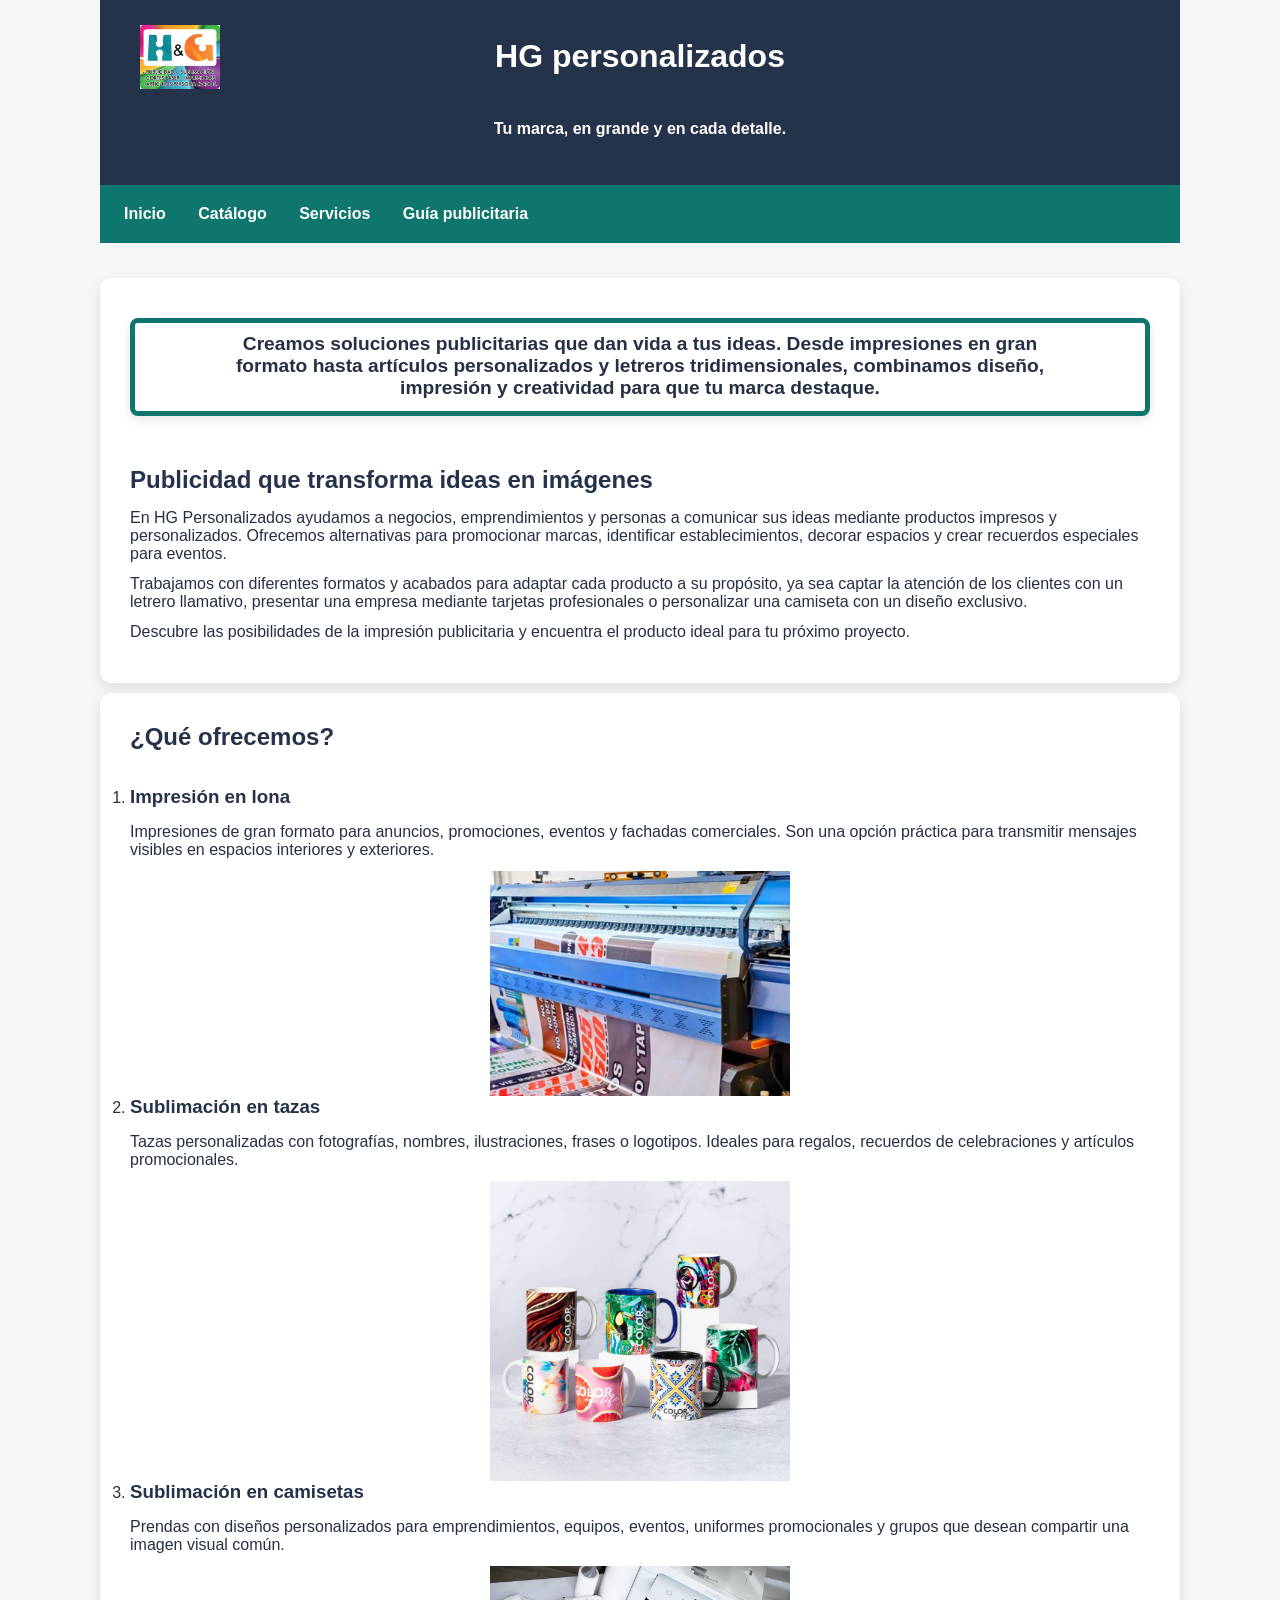
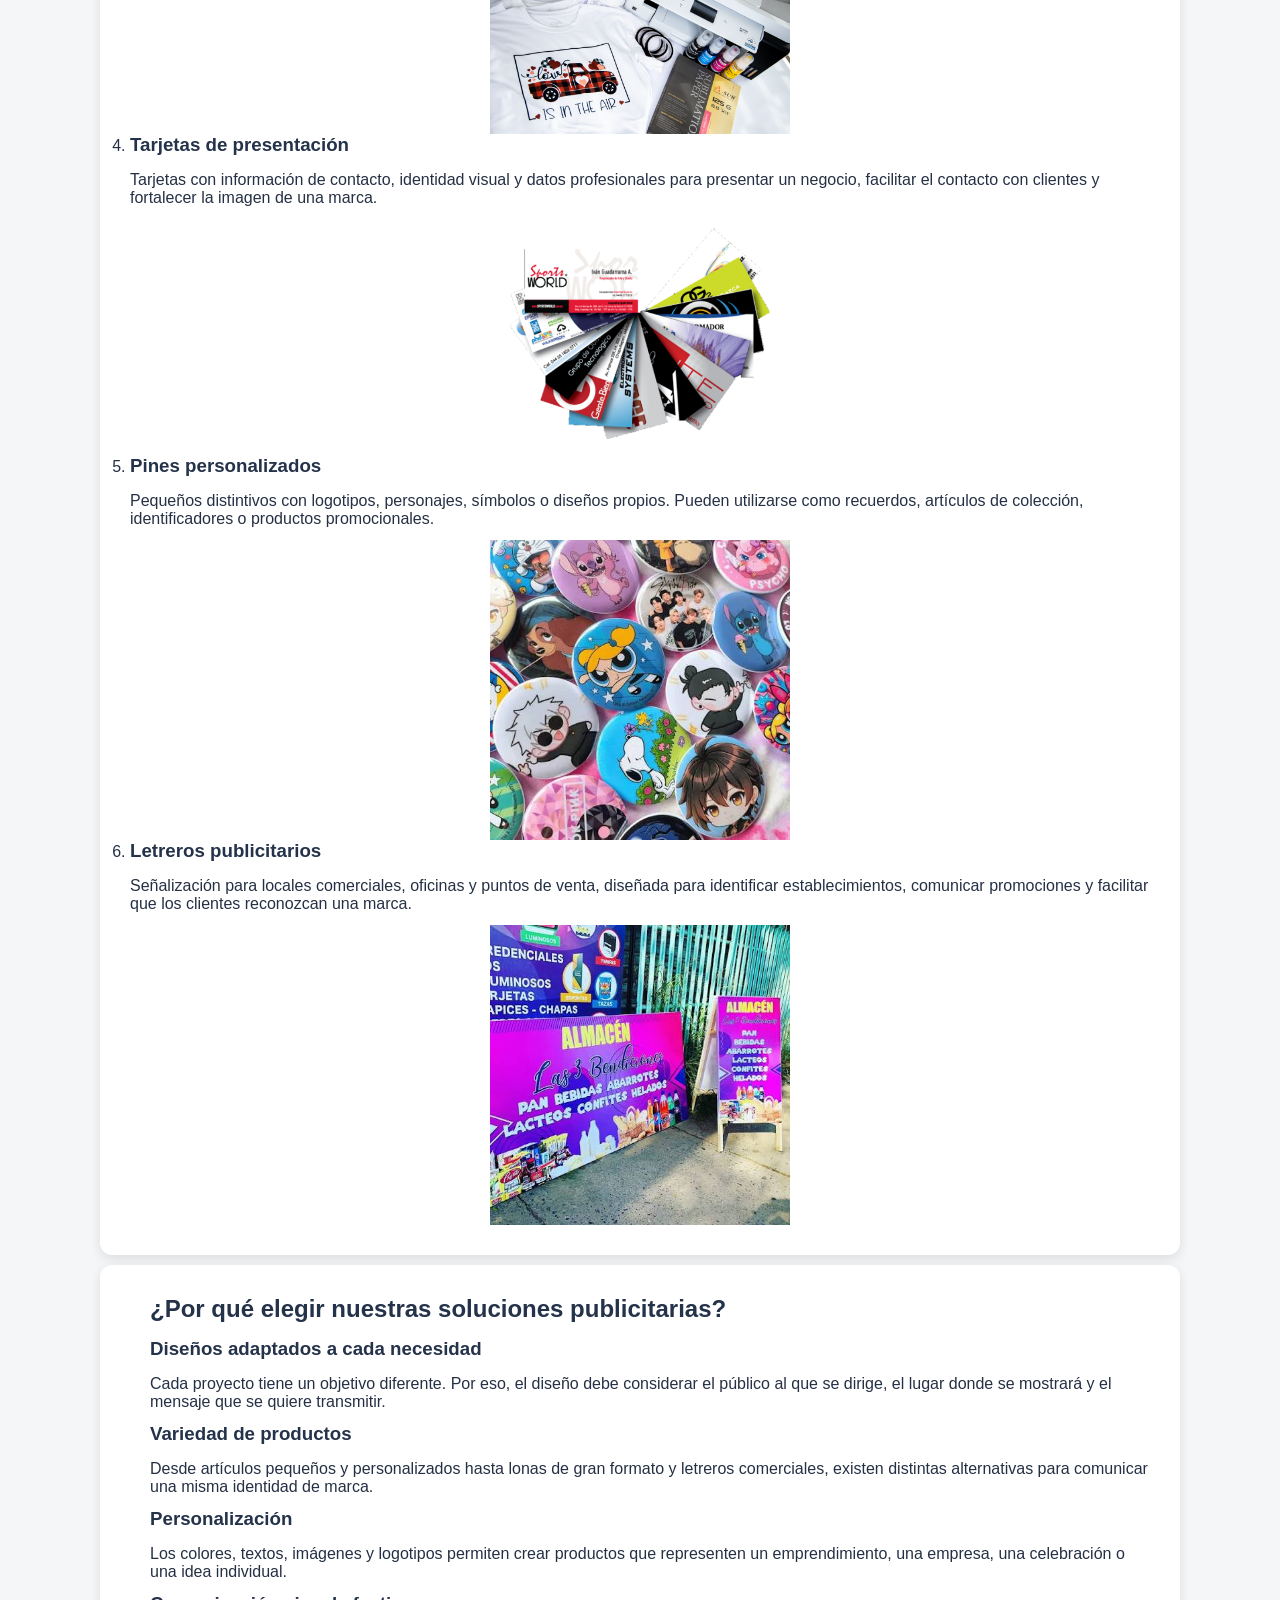
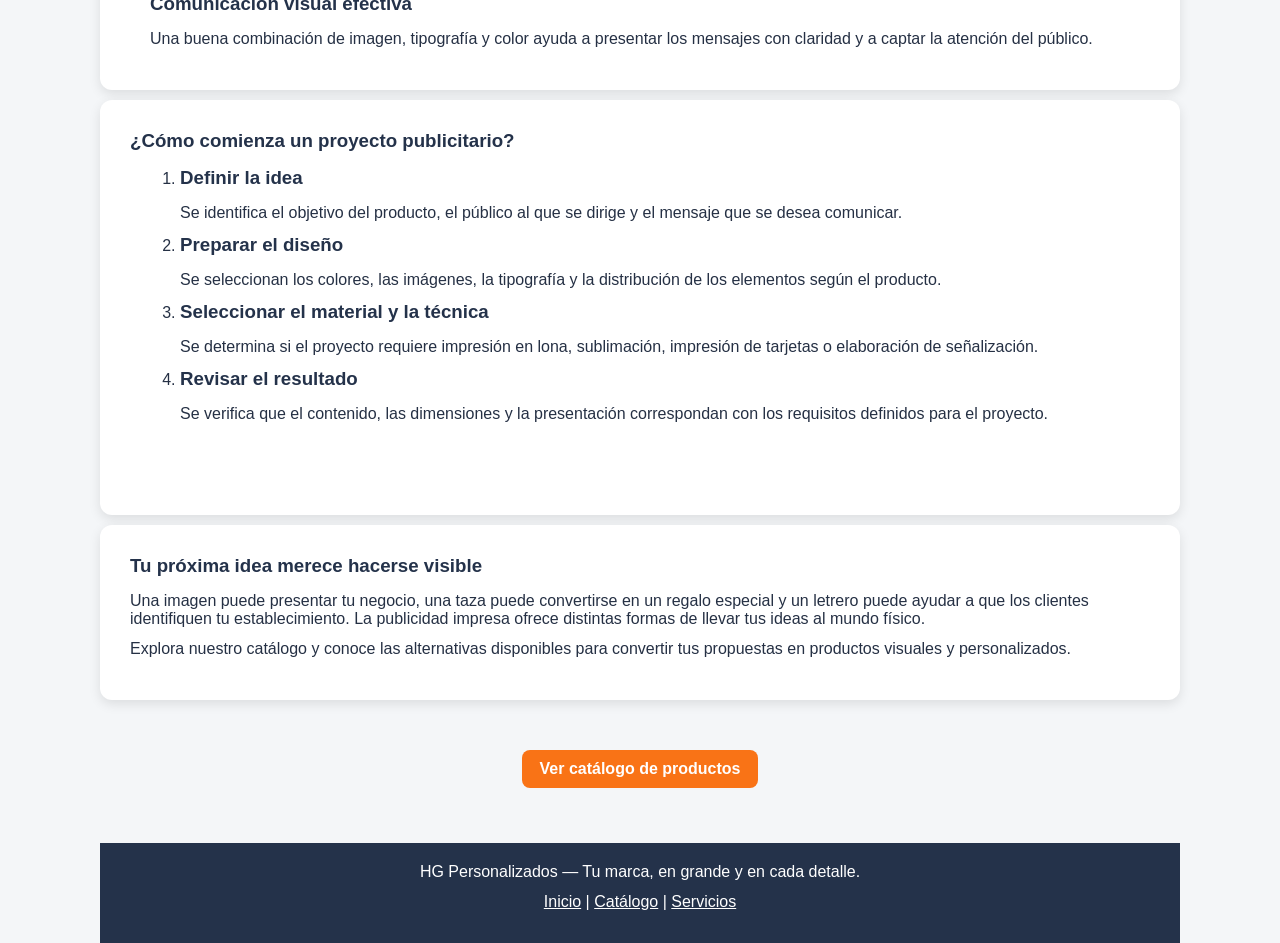
<file: index.html>
<!DOCTYPE html>
<html lang="es">
<head>
    <meta charset="UTF-8">
    <meta name="viewport" content="width=device-width, initial-scale=1.0">
    <title>HG personalizados</title>

    <link rel="stylesheet" href="css/styles.css">


    <style>    
        .center{
            display: block;
            margin-left : auto;
            margin-right : auto;
        }


        .header_center {
            display: flex;
            flex-direction: column;
            align-items: center;
            justify-content: center;
            text-align: center;
            gap: 10px;
        }

        /*logo y el título */
        .header_titulo {
            display: grid;
            grid-template-columns: 80px 1fr 80px;
            align-items: center;
            width: 100%;
            max-width: 1000px;
        }

        /*Logo a la izquierda */
        .header_titulo img {
            grid-column: 1;
            width: 80px;
            height: auto;
        }

        /*titulo centrado */
        .header_titulo h1 {
            grid-column: 2;
            text-align: center;
            margin: 0;
        }

        /*ajuste para cel */
        @media (max-width: 480px) {
            .header_titulo {
                grid-template-columns: 55px 1fr 55px;
            }

            .header_titulo img {
                width: 55px;
            }

            .header_titulo h1 {
                font-size: 1.2rem;
            }
        }


  
        .eslogan {
            font-size: 1em;
            font-weight: bold;
            margin: 1.33em 0;
        }

        .bienvenida-box {
            background-color: var(--color-tarjeta);
            box-shadow: var(--sombra-tarjeta);
            overflow-wrap: anywhere;
            display: flex;
            flex-direction: column;
            margin-top: 10px;
            border: 5px solid #0f766e;
            border-radius: 8px;
            padding: 10px 80px 0 80px;
            text-align: center;
        }

        section{
            background-color: var(--color-tarjeta);
            border-radius: var(--radius);
            box-shadow: var(--sombra-tarjeta);
            padding: 30px;
            overflow-wrap: anywhere;
            display: flex;
            flex-direction: column;
            margin-top: 10px;
        }
    </style>

</head>
<body>

    <header class="header_center">

        <div class="header_titulo">
            <img src="img/logo.png" alt="Logo de HG personalizados">
            <h1>HG personalizados</h1>
        </div>

        <p class="eslogan">Tu marca, en grande y en cada detalle.</p>

    </header>

    <nav>
        <a class="menu" href="#Inicio">Inicio</a>
        <a class="menu" href="catalogo.html">Catálogo</a>
        <a class="menu" href="servicios.html">Servicios</a>
        <a class="menu" href="#guia-pub">Guía publicitaria</a>
    </nav>

    <main>

        <section id="Inicio">
            <div class="bienvenida-box">

                <p id="bienvenida">Creamos soluciones publicitarias que dan vida a tus ideas. Desde impresiones en gran formato hasta artículos personalizados y letreros tridimensionales, combinamos diseño, impresión y 
                    creatividad para que tu marca destaque.</p>

            </div>

            <h2 class="Inicio" style="padding-top: 50px;">Publicidad que transforma ideas en imágenes</h2>

            <p>En HG Personalizados ayudamos a negocios, emprendimientos y personas a comunicar sus ideas mediante productos impresos y personalizados. Ofrecemos alternativas para promocionar marcas, identificar 
                establecimientos, decorar espacios 
                y crear recuerdos especiales para eventos.</p>

            <p>Trabajamos con diferentes formatos y acabados para adaptar cada producto a su propósito, ya sea captar la atención de los clientes con un letrero llamativo, presentar una empresa mediante tarjetas profesionales o 
                personalizar una camiseta con un diseño exclusivo.</p>

            <p>Descubre las posibilidades de la impresión publicitaria y encuentra el producto ideal para tu próximo proyecto.</p>

        </section>

        <section>

            <h2 class="Catalogo" style="padding-bottom: 20px;">¿Qué ofrecemos?</h2>

            <ol>
                <li>
                    <h3>Impresión en lona</h3>
                    <p>Impresiones de gran formato para anuncios, promociones, eventos y fachadas comerciales. Son una opción práctica para transmitir mensajes visibles en espacios interiores y exteriores.</p>
                    <img src="img/impresionlona.jpg" alt="Lona publicitaria impresa de gran formato" width="300" height="250" class="center">
                </li>

                <li>
                    <h3>Sublimación en tazas</h3>
                    <p>Tazas personalizadas con fotografías, nombres, ilustraciones, frases o logotipos. Ideales para regalos, recuerdos de celebraciones y artículos promocionales.</p>
                    <img src="img/taza-sublimacion-bornel.jpg" alt="Taza personalizada mediante sublimación" width="300" height="250" class="center">
                </li>

                <li>
                    <h3>Sublimación en camisetas</h3>
                    <p>Prendas con diseños personalizados para emprendimientos, equipos, eventos, uniformes promocionales y grupos que desean compartir una imagen visual común.</p>
                    <img src="img/sublimacion_camisetas.webp" alt="Camiseta con diseño sublimado" width="300" height="250" class="center">
                </li>

                <li>
                    <h3>Tarjetas de presentación</h3>
                    <p>Tarjetas con información de contacto, identidad visual y datos profesionales para presentar un negocio, facilitar el contacto con clientes y fortalecer la imagen de una marca.</p>
                    <img src="img/tarjetas_presentacion.png" alt="Tarjetas de presentación empresariales" width="300" height="250" class="center">
                </li>

                <li>
                    <h3>Pines personalizados</h3>
                    <p>Pequeños distintivos con logotipos, personajes, símbolos o diseños propios. Pueden utilizarse como recuerdos, artículos de colección, identificadores o productos promocionales.</p>
                    <img src="img/pines_personalizados.jpg" alt="Colección de pines personalizados" width="300" height="250" class="center">
                </li>

                <li>
                    <h3>Letreros publicitarios</h3>
                    <p>Señalización para locales comerciales, oficinas y puntos de venta, diseñada para identificar establecimientos, comunicar promociones y facilitar que los clientes reconozcan una marca.</p>
                    <img src="img/letreros.jpg" alt="Letrero publicitario para un local comercial" width="300" height="250" class="center">
                </li>
            </ol>
        </section>

        <section style="padding-left: 50px;">

                <h2>¿Por qué elegir nuestras soluciones publicitarias?</h2>

                <h3 class="subtitulo">Diseños adaptados a cada necesidad</h3>
                <p>Cada proyecto tiene un objetivo diferente. Por eso, el diseño debe considerar el público al que se dirige, el lugar donde se mostrará y 
                    el mensaje que se quiere transmitir.</p>

                <h3 class="subtitulo">Variedad de productos</h3>    
                <p>Desde artículos pequeños y personalizados hasta lonas de gran formato y letreros comerciales, existen distintas alternativas para comunicar una 
                    misma identidad de marca.</p>

                <h3 class="subtitulo">Personalización</h3>
                <p>Los colores, textos, imágenes y logotipos permiten crear productos que representen un emprendimiento, una empresa, una celebración o una idea individual.</p>

                <h3 class="subtitulo">Comunicación visual efectiva</h3>
                <p>Una buena combinación de imagen, tipografía y color ayuda a presentar los mensajes con claridad y a captar la atención del público.</p>
        </section>

        <section id="guia-pub" style="padding-bottom: 80px;">
                <h3>¿Cómo comienza un proyecto publicitario?</h3>

                <ol style="padding-left: 50px;" >
                    <li>
                        <h3>Definir la idea</h3>
                        <p>Se identifica el objetivo del producto, el público al que se dirige y el mensaje que se desea comunicar.</p>
                    </li>

                    <li>
                        <h3>Preparar el diseño</h3>
                        <p>Se seleccionan los colores, las imágenes, la tipografía y la distribución de los elementos según el producto.</p>
                    </li>

                    <li>
                        <h3>Seleccionar el material y la técnica</h3>
                        <p>Se determina si el proyecto requiere impresión en lona, sublimación, impresión de tarjetas o elaboración de señalización.</p>
                    </li>
                
                    <li>
                        <h3>Revisar el resultado</h3>
                        <p>Se verifica que el contenido, las dimensiones y la presentación correspondan con los requisitos definidos para el proyecto.</p>
                    </li>
                
                </ol>


        </section>

        <section>
            <h3>Tu próxima idea merece hacerse visible</h3>
            <p>Una imagen puede presentar tu negocio, una taza puede convertirse en un regalo especial y un letrero puede ayudar a que los clientes 
                identifiquen tu establecimiento. La publicidad impresa ofrece distintas formas de llevar tus ideas al mundo físico.
            </p>
            
            <p>Explora nuestro catálogo y conoce las alternativas disponibles para convertir tus propuestas en productos visuales y personalizados.</p>

        </section>
    
        <a class="boton" href="catalogo.html" 
            style="margin-top: 50px; display: block; margin-left: auto; margin-right: auto; text-align: center; width: max-content;"> 
            Ver catálogo de productos
        </a>
    
    </main>

    <footer>
        <p>
            HG Personalizados — Tu marca, en grande
            y en cada detalle.
        </p>

        <p>
            <a href="index.html" style="color: white;">Inicio</a> |
            <a href="catalogo.html" style="color: white;">Catálogo</a> |
            <a href="servicios.html" style="color: white;">Servicios</a>
        </p>
    </footer>



</body>
</html>
</file>
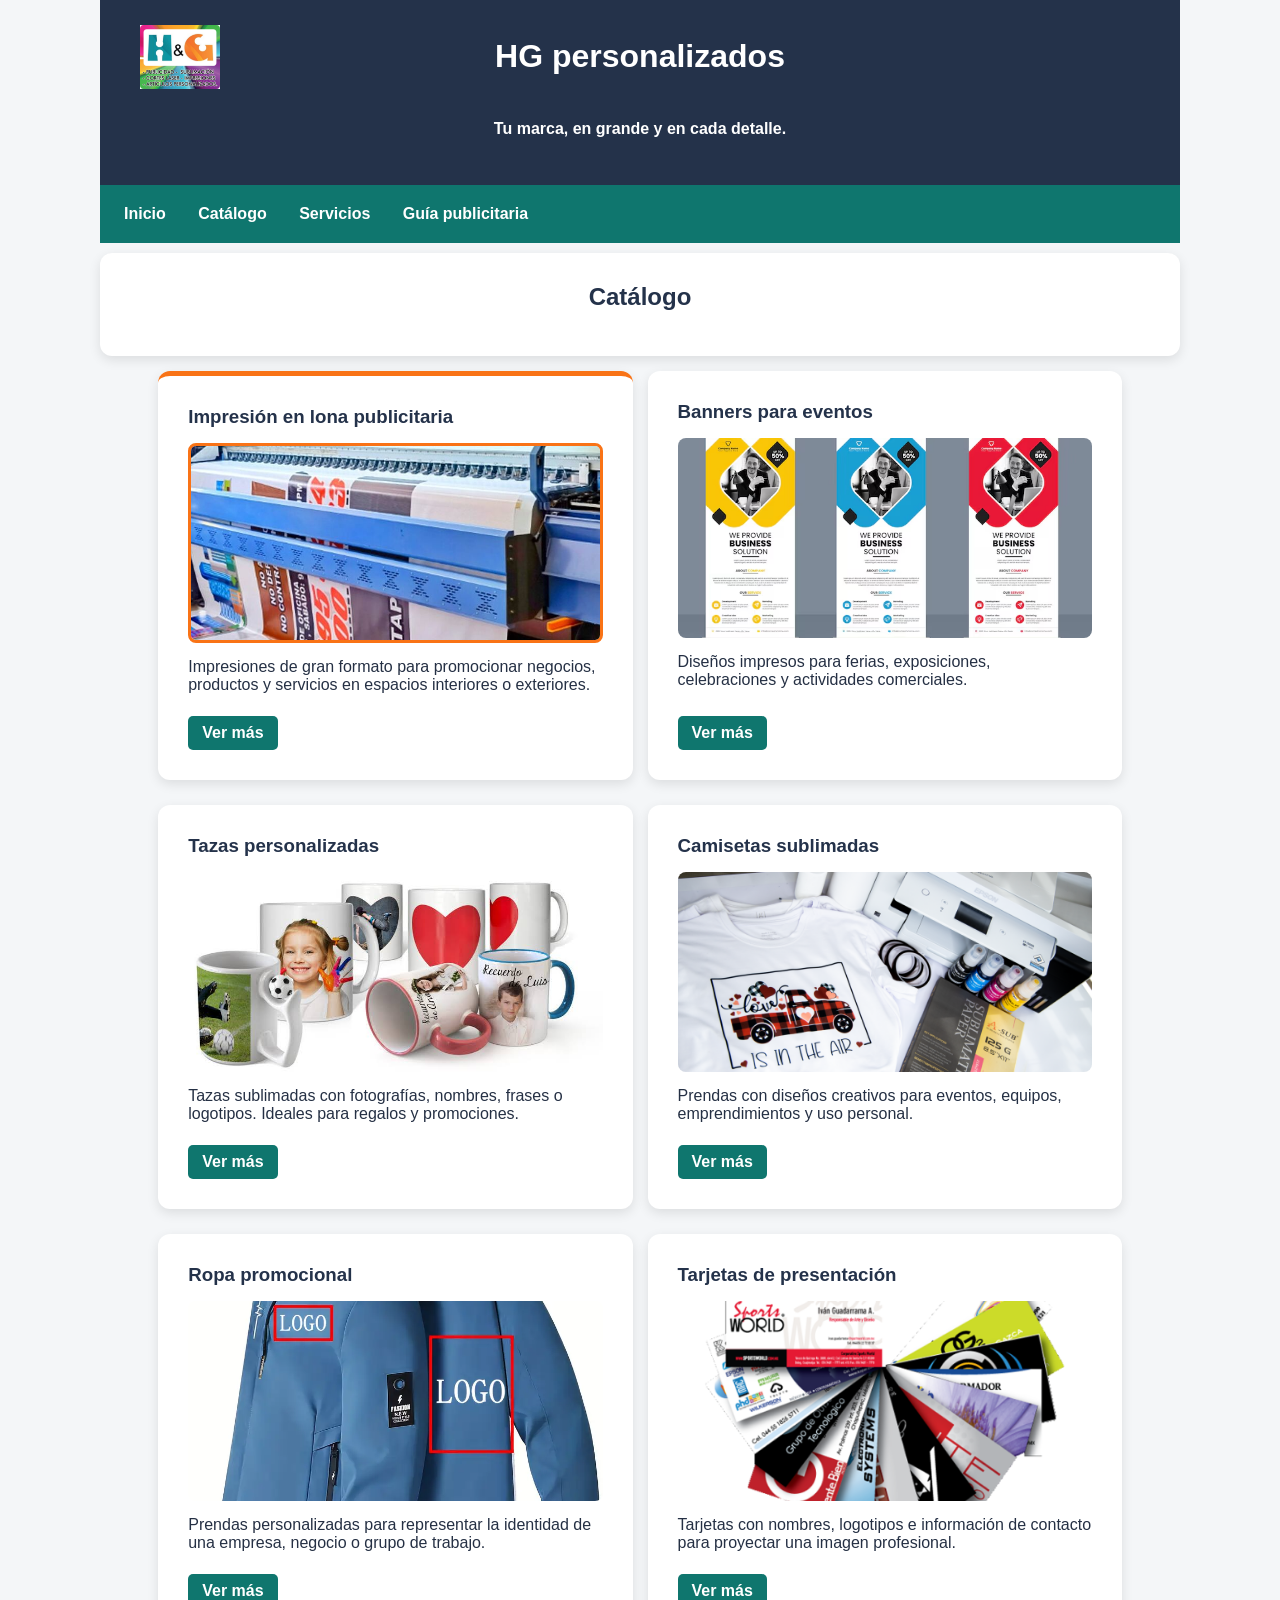
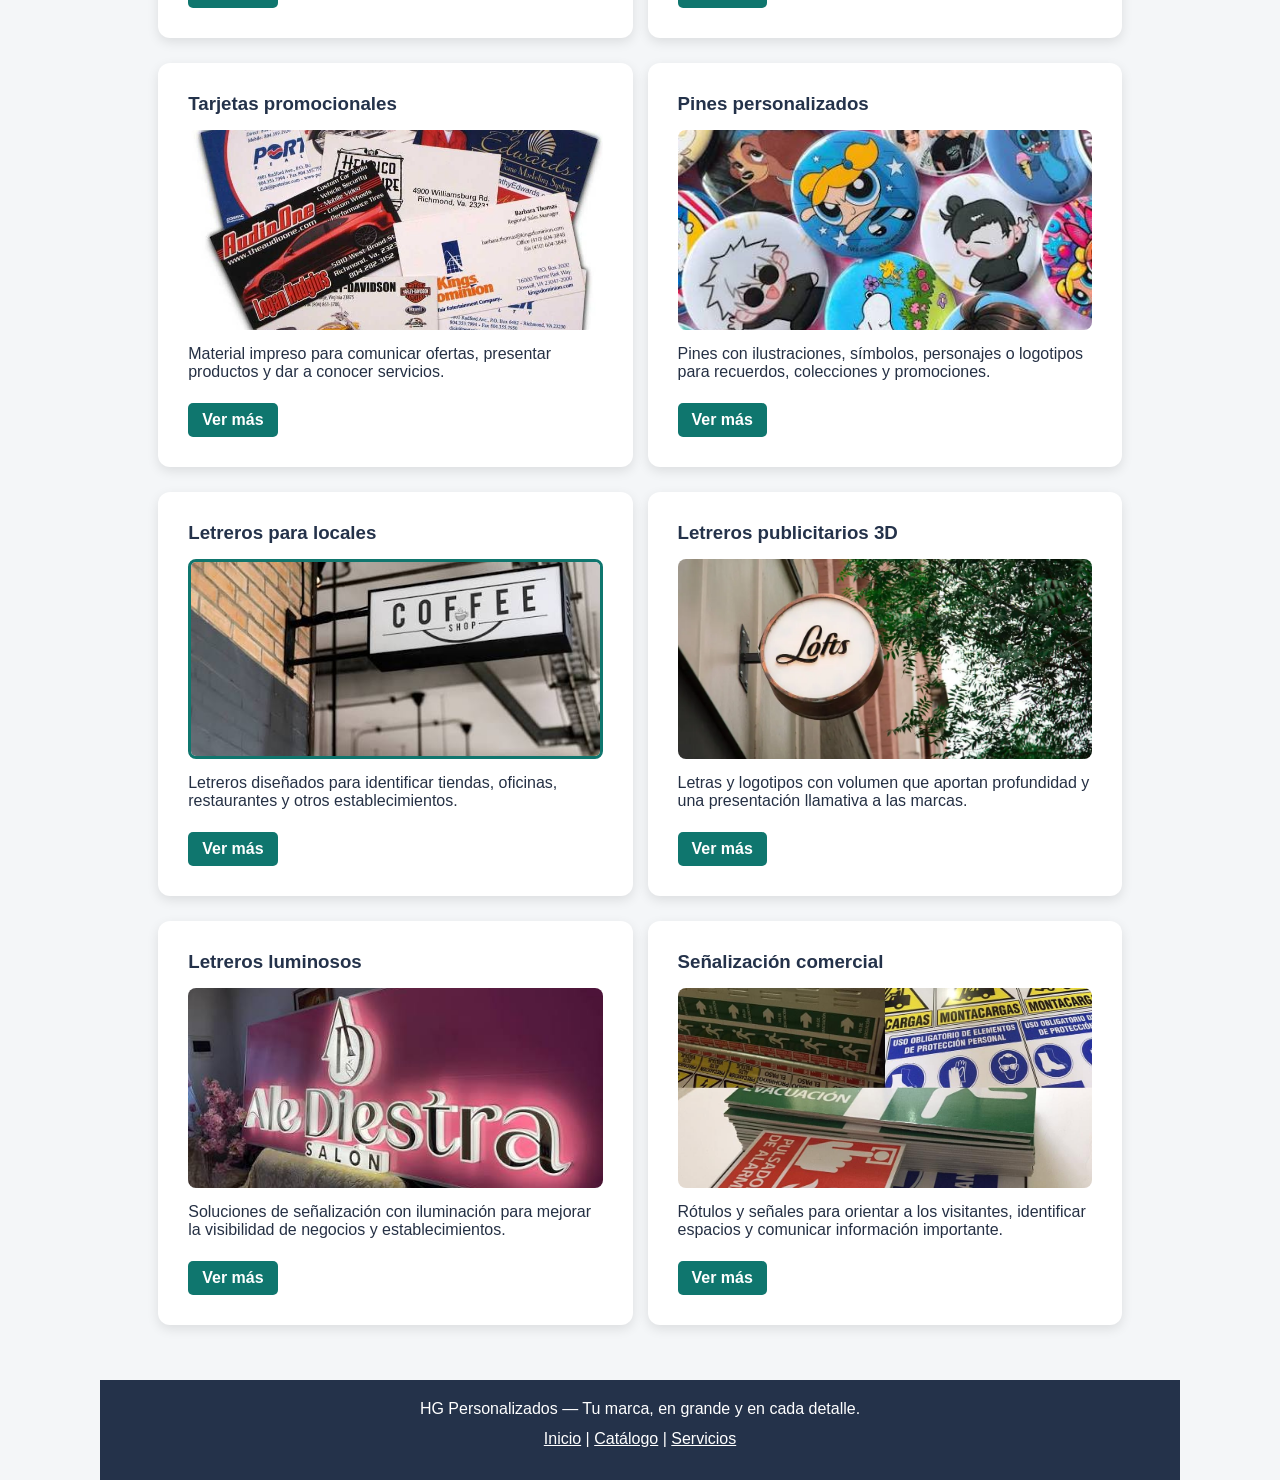
<file: catalogo.html>
<!DOCTYPE html>
<html lang="es">
<head>
    <meta charset="UTF-8">
    <meta name="viewport" content="width=device-width, initial-scale=1.0">
    <title>Catálogo | HG Personalizados</title>

        <link rel="stylesheet" href="css/styles.css">

    <style>    
        .center{
            display: block;
            margin-left : auto;
            margin-right : auto;
        }


        .header_center {
            display: flex;
            flex-direction: column;
            align-items: center;
            justify-content: center;
            text-align: center;
            gap: 10px;
        }

        /*logo y el título */
        .header_titulo {
            display: grid;
            grid-template-columns: 80px 1fr 80px;
            align-items: center;
            width: 100%;
            max-width: 1000px;
        }

        /*Logo a la izquierda */
        .header_titulo img {
            grid-column: 1;
            width: 80px;
            height: auto;
        }

        /*titulo centrado */
        .header_titulo h1 {
            grid-column: 2;
            text-align: center;
            margin: 0;
        }

        /*ajuste para cel */
        @media (max-width: 480px) {
            .header_titulo {
                grid-template-columns: 55px 1fr 55px;
            }

            .header_titulo img {
                width: 55px;
            }

            .header_titulo h1 {
                font-size: 1.2rem;
            }
        }



        .eslogan {
            font-size: 1em;
            font-weight: bold;
            margin: 1.33em 0;
        }

        section{
            background-color: var(--color-tarjeta);
            border-radius: var(--radius);
            box-shadow: var(--sombra-tarjeta);
            padding: 30px;
            overflow-wrap: anywhere;
            display: flex;
            flex-direction: column;
            margin-top: 10px;
        }
    </style>


</head>
<body>
    
    <header class="header_center">

        <div class="header_titulo">
            <img src="img/logo.png" alt="Logo de HG personalizados">
            <h1>HG personalizados</h1>
        </div>

        <p class="eslogan">Tu marca, en grande y en cada detalle.</p>

    </header>


    <nav>
        <a class="menu" href="index.html">Inicio</a>
        <a class="menu" href="catalogo.html">Catálogo</a>
        <a class="menu" href="servicios.html">Servicios</a>
        <a class="menu" href="index.html#guia-pub">Guía publicitaria</a>

    </nav>


    <section>
        <h2 style="align-self: center;">Catálogo</h2>
    </section>

    <div class="container">

        <div class="card destacada" data-tipo="lona">
            <h3>Impresión en lona publicitaria</h3>
            <img src="img/impresionlona.jpg" alt="Lona publicitaria impresa">
            <p>Impresiones de gran formato para promocionar negocios, productos y servicios en espacios interiores o exteriores.</p>
            <a href="servicios.html#lona" target="_self">Ver más</a>
        </div>

        <div class="card" data-tipo="banners">
            <h3>Banners para eventos</h3>
            <img src="img/baners_eventos.avif" alt="Banner publicitario para eventos">
            <p>Diseños impresos para ferias, exposiciones, celebraciones y actividades comerciales.</p>
            <a href="servicios.html#banners" target="_self">Ver más</a>
        </div>

        <div class="card" data-tipo="tazas">
            <h3>Tazas personalizadas</h3>
            <img src="img/sublimacion_tazas2.jpg" alt="Tazas con diseños personalizados">
            <p>Tazas sublimadas con fotografías, nombres, frases o logotipos. Ideales para regalos y promociones.</p>
            <a href="servicios.html#tazas" target="_self">Ver más</a>
        </div>

        <div class="card" data-tipo="camisetas">
            <h3>Camisetas sublimadas</h3>
            <img src="img/sublimacion_camisetas2.webp" alt="Camisetas con estampados personalizados">
            <p>Prendas con diseños creativos para eventos, equipos, emprendimientos y uso personal.</p>
            <a href="servicios.html#camisetas" target="_self">Ver más</a>
        </div>

        <div class="card" data-tipo="uniformes">
            <h3>Ropa promocional</h3>
            <img src="img/ropa_promocional.webp" alt="Ropa personalizada para una marca">
            <p>Prendas personalizadas para representar la identidad de una empresa, negocio o grupo de trabajo.</p>
            <a href="servicios.html#uniformes" target="_self">Ver más</a>
        </div>

        <div class="card" data-tipo="tarjetas">
            <h3>Tarjetas de presentación</h3>
            <img src="img/Tarjeta-de-presentacion.png" alt="Tarjetas de presentación empresariales">
            <p>Tarjetas con nombres, logotipos e información de contacto para proyectar una imagen profesional.</p>
            <a href="servicios.html#tarjetas" target="_self">Ver más</a>
        </div>

        <div class="card" data-tipo="flyers">
            <h3>Tarjetas promocionales</h3>
            <img src="img/prod_197.jpg" alt="Tarjetas promocionales impresas">
            <p>Material impreso para comunicar ofertas, presentar productos y dar a conocer servicios.</p>
            <a href="servicios.html#flyers" target="_self">Ver más</a>
        </div>

        <div class="card" data-tipo="pines">
            <h3>Pines personalizados</h3>
            <img src="img/pines_personalizados.jpg" alt="Colección de pines personalizados">
            <p>Pines con ilustraciones, símbolos, personajes o logotipos para recuerdos, colecciones y promociones.</p>
            <a href="servicios.html#pines" target="_self">Ver más</a>
        </div>

        <div class="card" data-tipo="letreros">
            <h3>Letreros para locales</h3>
            <img src="img/letreros_locales.jpg" alt="Letrero identificativo de un local comercial">
            <p>Letreros diseñados para identificar tiendas, oficinas, restaurantes y otros establecimientos.</p>
            <a href="servicios.html#letreros" target="_self">Ver más</a>
        </div>

        <div class="card" data-tipo="letreros3d">
            <h3>Letreros publicitarios 3D</h3>
            <img src="img/letreros3d.webp" alt="Letrero comercial con letras tridimensionales">
            <p>Letras y logotipos con volumen que aportan profundidad y una presentación llamativa a las marcas.</p>
            <a href="servicios.html#letreros3d" target="_self">Ver más</a>
        </div>

        <div class="card" data-tipo="luminosos">
            <h3>Letreros luminosos</h3>
            <img src="img/letrero_luminoso.jpg" alt="Letrero comercial iluminado">
            <p>Soluciones de señalización con iluminación para mejorar la visibilidad de negocios y establecimientos.</p>
            <a href="servicios.html#luminosos" target="_self">Ver más</a>
        </div>

        <div class="card" data-tipo="senalizacion">
            <h3>Señalización comercial</h3>
            <img src="img/señaleticas.jpg" alt="Señales informativas para un establecimiento">
            <p>Rótulos y señales para orientar a los visitantes, identificar espacios y comunicar información importante.</p>
            <a href="servicios.html#senalizacion" target="_self">Ver más</a>
        </div>

    </div>

    <footer>
        <p>
            HG Personalizados — Tu marca, en grande
            y en cada detalle.
        </p>

        <p>
            <a href="index.html" style="color: white;">Inicio</a> |
            <a href="catalogo.html" style="color: white;">Catálogo</a> |
            <a href="servicios.html" style="color: white;">Servicios</a>
        </p>
    </footer>

</body>
</html>
</file>
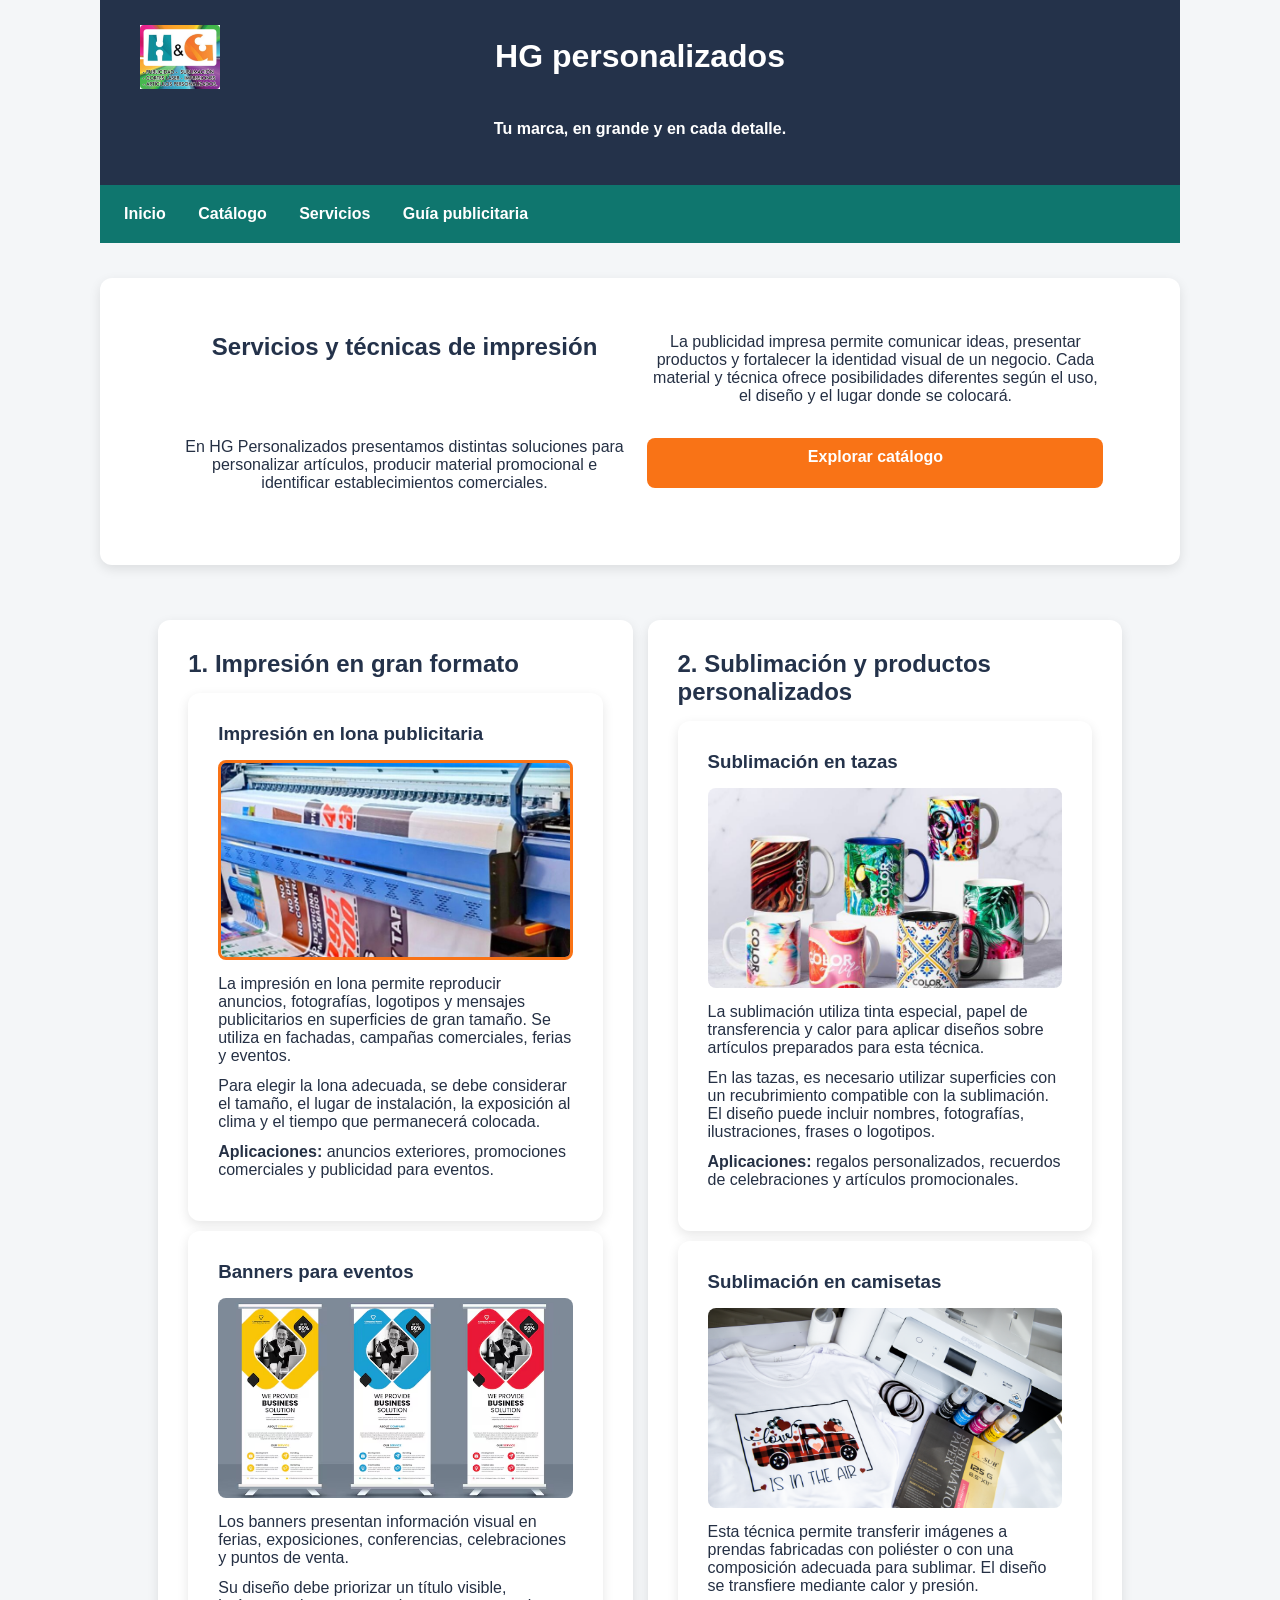
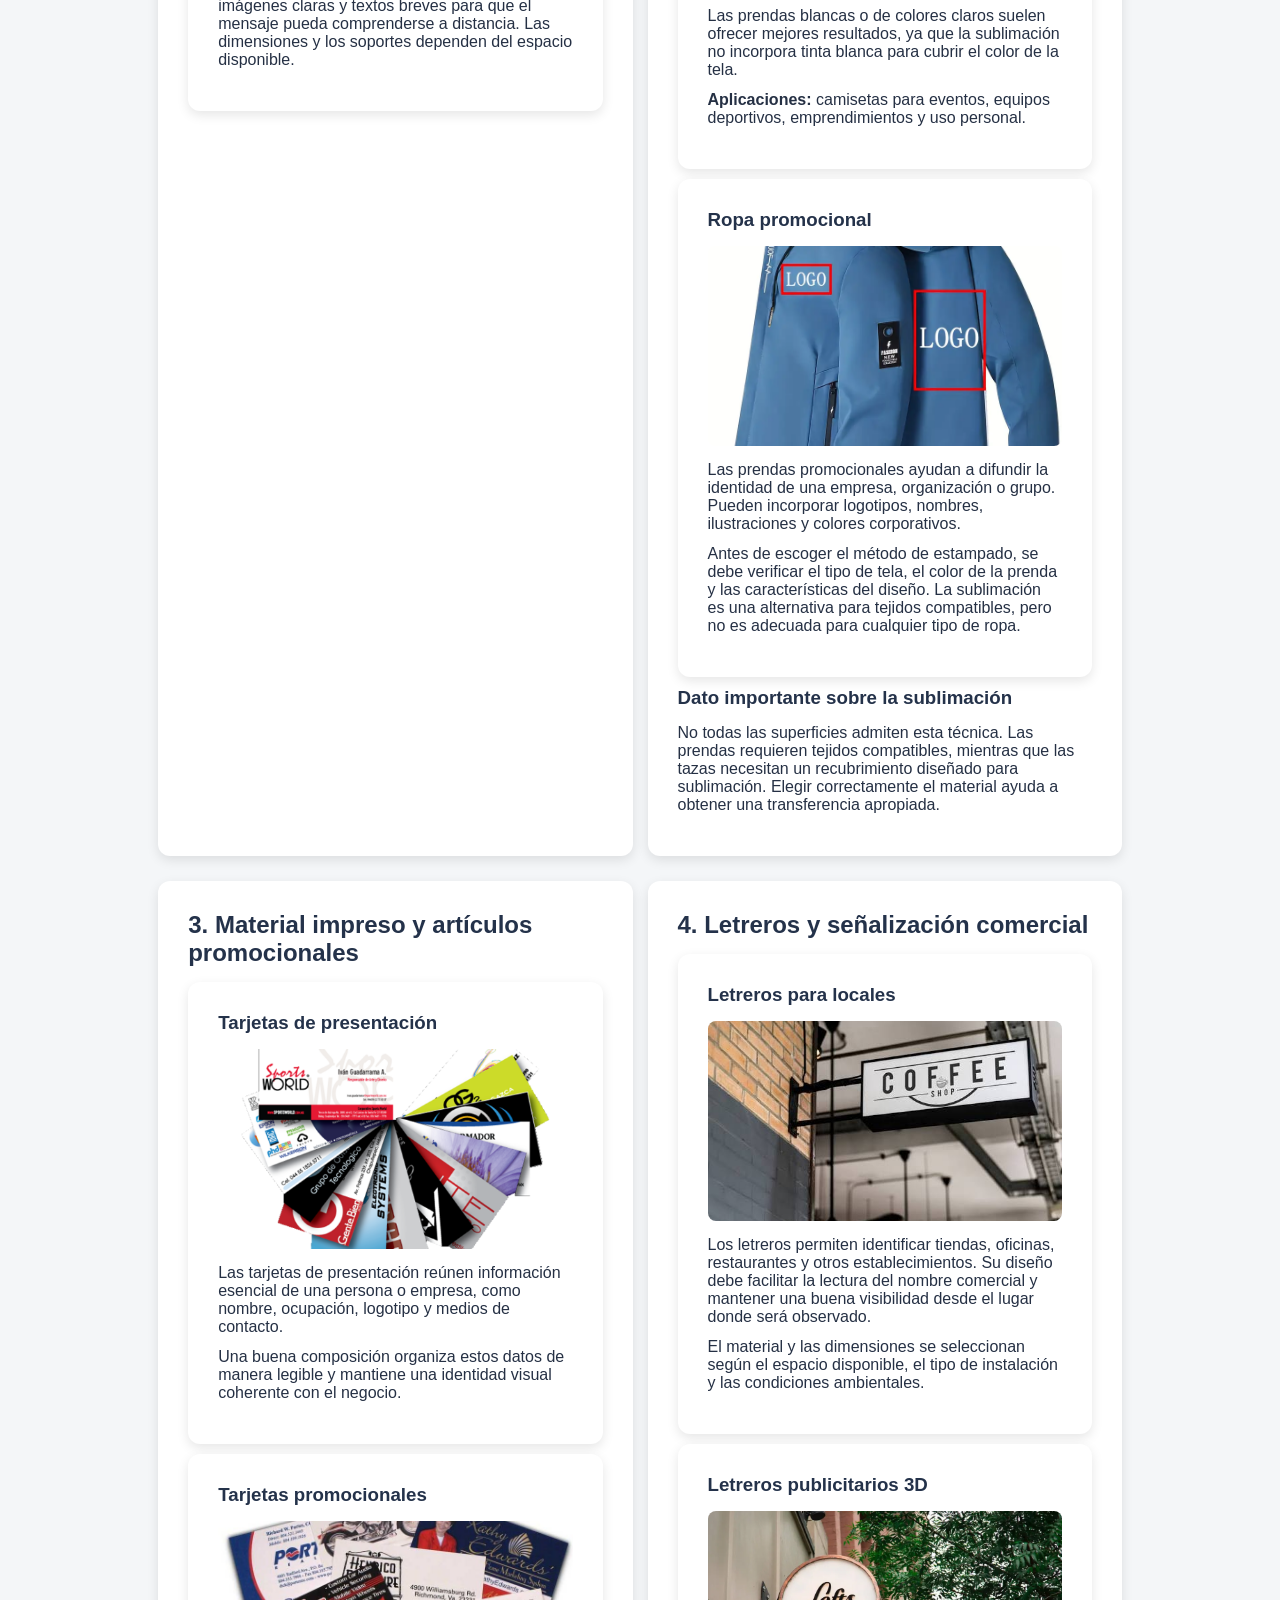
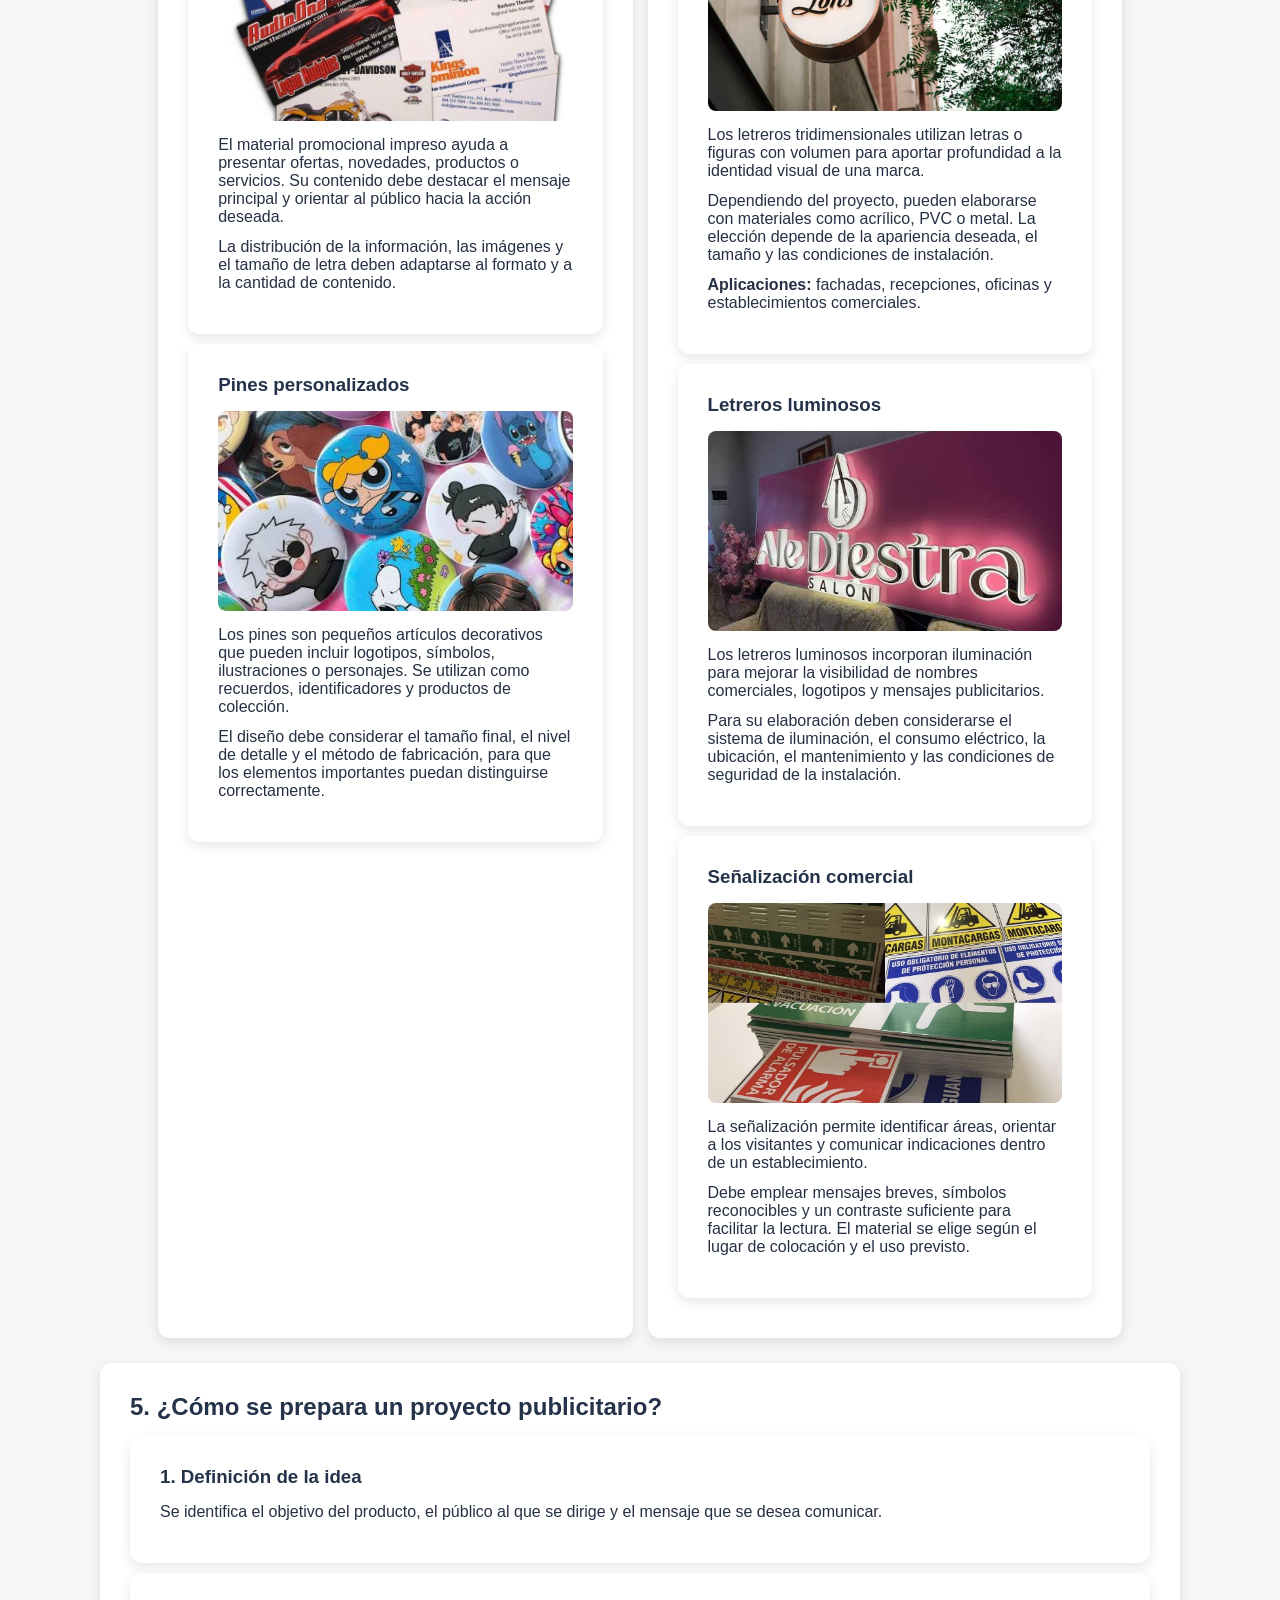
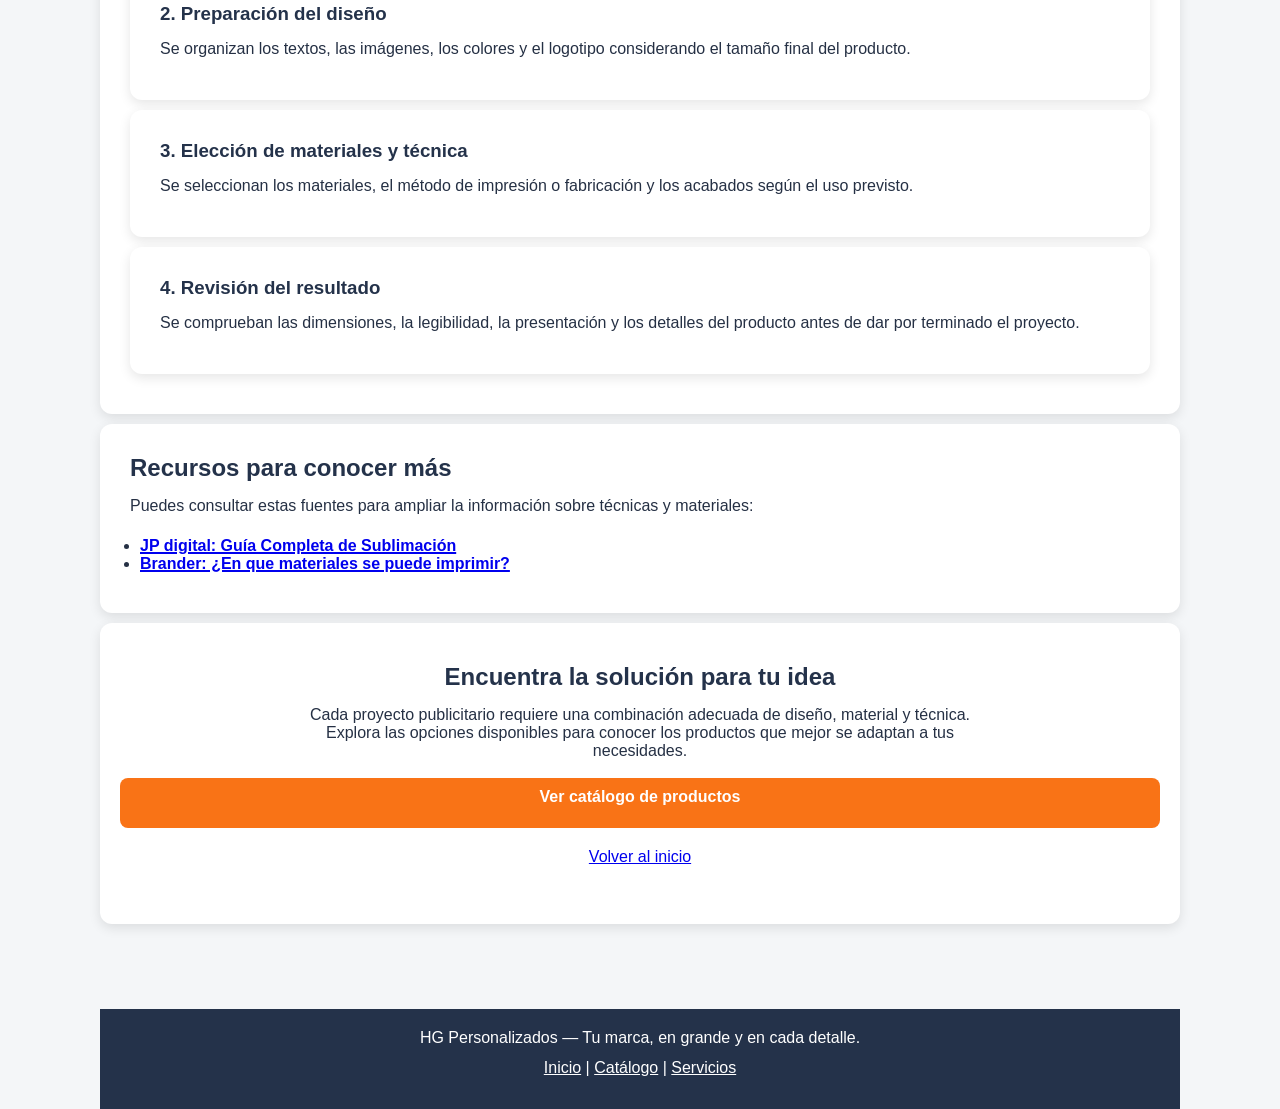
<file: servicios.html>
<!DOCTYPE html>
<html lang="es">
<head>
    <meta charset="UTF-8">
    <meta name="viewport" content="width=device-width, initial-scale=1.0">
   
    <title>Servicios y técnicas | HG Personalizados</title>


    <link rel="stylesheet" href="css/styles.css">


    <style>    
        .center{
            display: block;
            margin-left : auto;
            margin-right : auto;
        }


        .header_center {
            display: flex;
            flex-direction: column;
            align-items: center;
            justify-content: center;
            text-align: center;
            gap: 10px;
        }

        /*logo y el título */
        .header_titulo {
            display: grid;
            grid-template-columns: 80px 1fr 80px;
            align-items: center;
            width: 100%;
            max-width: 1000px;
        }

        /*Logo a la izquierda */
        .header_titulo img {
            grid-column: 1;
            width: 80px;
            height: auto;
        }

        /*titulo centrado */
        .header_titulo h1 {
            grid-column: 2;
            text-align: center;
            margin: 0;
        }

        /*ajuste para cel */
        @media (max-width: 480px) {
            .header_titulo {
                grid-template-columns: 55px 1fr 55px;
            }

            .header_titulo img {
                width: 55px;
            }

            .header_titulo h1 {
                font-size: 1.2rem;
            }
        }

        .eslogan {
            font-size: 1em;
            font-weight: bold;
            margin: 1.33em 0;
        }

        section{
            background-color: var(--color-tarjeta);
            border-radius: var(--radius);
            box-shadow: var(--sombra-tarjeta);
            padding: 30px;
            overflow-wrap: anywhere;
            display: flex;
            flex-direction: column;
            margin-top: 10px;
        }

        .boton{    
            justify-content: center;
            align-items: center; 
            height: 50px;
        }
    </style>

</head>

<body>
    <header class="header_center">

        <div class="header_titulo">
            <img src="img/logo.png" alt="Logo de HG personalizados">
            <h1>HG personalizados</h1>
        </div>

        <p class="eslogan">Tu marca, en grande y en cada detalle.</p>

    </header>


    <nav>
        <a class="menu" href="index.html">Inicio</a>
        <a class="menu" href="catalogo.html">Catálogo</a>
        <a class="menu" href="servicios.html">Servicios</a>
        <a class="menu" href="index.html#guia-pub">Guía publicitaria</a>
    </nav>

    <main>


        <section class="hero">
            <div class="container">
                <h2>Servicios y técnicas de impresión</h2>

                <p>
                    La publicidad impresa permite comunicar ideas,
                    presentar productos y fortalecer la identidad
                    visual de un negocio. Cada material y técnica
                    ofrece posibilidades diferentes según el uso,
                    el diseño y el lugar donde se colocará.
                </p>

                <p>
                    En HG Personalizados presentamos distintas
                    soluciones para personalizar artículos,
                    producir material promocional e identificar
                    establecimientos comerciales.
                </p>

                <a class="boton" href="catalogo.html">
                    Explorar catálogo
                </a>
            </div>
        </section>

        <div class="container">

            <!--lonas-->
            <section class="servicio-grupo">
                <h2>1. Impresión en gran formato</h2>

                <article class="card servicio-detalle" id="lona">
                    <h3>Impresión en lona publicitaria</h3>

                    <img
                        src="img/impresionlona.jpg"
                        alt="Lona publicitaria impresa"
                    >

                    <p>
                        La impresión en lona permite reproducir
                        anuncios, fotografías, logotipos y mensajes
                        publicitarios en superficies de gran tamaño.
                        Se utiliza en fachadas, campañas comerciales,
                        ferias y eventos.
                    </p>

                    <p>
                        Para elegir la lona adecuada, se debe
                        considerar el tamaño, el lugar de instalación,
                        la exposición al clima y el tiempo que
                        permanecerá colocada.
                    </p>

                    <p>
                        <strong>Aplicaciones:</strong>
                        anuncios exteriores, promociones comerciales
                        y publicidad para eventos.
                    </p>
                </article>

                <article class="card servicio-detalle" id="banners">
                    <h3>Banners para eventos</h3>

                    <img
                        src="img/baners_eventos.avif"
                        alt="Banner publicitario para eventos"
                    >

                    <p>
                        Los banners presentan información visual
                        en ferias, exposiciones, conferencias,
                        celebraciones y puntos de venta.
                    </p>

                    <p>
                        Su diseño debe priorizar un título visible,
                        imágenes claras y textos breves para que
                        el mensaje pueda comprenderse a distancia.
                        Las dimensiones y los soportes dependen
                        del espacio disponible.
                    </p>
                </article>
            </section>

            <!--sublimacion -->
            <section class="servicio-grupo">
                <h2>2. Sublimación y productos personalizados</h2>

                <article class="card servicio-detalle" id="tazas">
                    <h3>Sublimación en tazas</h3>

                    <img
                        src="img/taza-sublimacion-bornel.jpg"
                        alt="Tazas personalizadas mediante sublimación"
                    >

                    <p>
                        La sublimación utiliza tinta especial,
                        papel de transferencia y calor para aplicar
                        diseños sobre artículos preparados
                        para esta técnica.
                    </p>

                    <p>
                        En las tazas, es necesario utilizar
                        superficies con un recubrimiento compatible
                        con la sublimación. El diseño puede incluir
                        nombres, fotografías, ilustraciones,
                        frases o logotipos.
                    </p>

                    <p>
                        <strong>Aplicaciones:</strong>
                        regalos personalizados, recuerdos de
                        celebraciones y artículos promocionales.
                    </p>
                </article>

                <article class="card servicio-detalle" id="camisetas">
                    <h3>Sublimación en camisetas</h3>

                    <img
                        src="img/sublimacion_camisetas2.webp"
                        alt="Camisetas con diseños personalizados"
                    >

                    <p>
                        Esta técnica permite transferir imágenes
                        a prendas fabricadas con poliéster o con
                        una composición adecuada para sublimar.
                        El diseño se transfiere mediante calor
                        y presión.
                    </p>

                    <p>
                        Las prendas blancas o de colores claros
                        suelen ofrecer mejores resultados, ya
                        que la sublimación no incorpora tinta
                        blanca para cubrir el color de la tela.
                    </p>

                    <p>
                        <strong>Aplicaciones:</strong>
                        camisetas para eventos, equipos deportivos,
                        emprendimientos y uso personal.
                    </p>
                </article>

                <article class="card servicio-detalle" id="uniformes">
                    <h3>Ropa promocional</h3>

                    <img
                        src="img/ropa_promocional.webp"
                        alt="Ropa promocional personalizada"
                    >

                    <p>
                        Las prendas promocionales ayudan a difundir
                        la identidad de una empresa, organización
                        o grupo. Pueden incorporar logotipos,
                        nombres, ilustraciones y colores corporativos.
                    </p>

                    <p>
                        Antes de escoger el método de estampado,
                        se debe verificar el tipo de tela, el color
                        de la prenda y las características del diseño.
                        La sublimación es una alternativa para tejidos
                        compatibles, pero no es adecuada para
                        cualquier tipo de ropa.
                    </p>
                </article>

                <aside class="nota-tecnica">
                    <h3>Dato importante sobre la sublimación</h3>

                    <p>
                        No todas las superficies admiten esta técnica.
                        Las prendas requieren tejidos compatibles,
                        mientras que las tazas necesitan un
                        recubrimiento diseñado para sublimación.
                        Elegir correctamente el material ayuda
                        a obtener una transferencia apropiada.
                    </p>
                </aside>
            </section>

            <!--impresos y articulos-->
            <section class="servicio-grupo">
                <h2>3. Material impreso y artículos promocionales</h2>

                <article class="card servicio-detalle" id="tarjetas">
                    <h3>Tarjetas de presentación</h3>

                    <img
                        src="img/tarjetas_presentacion.png"
                        alt="Tarjetas de presentación comerciales"
                    >

                    <p>
                        Las tarjetas de presentación reúnen
                        información esencial de una persona o
                        empresa, como nombre, ocupación,
                        logotipo y medios de contacto.
                    </p>

                    <p>
                        Una buena composición organiza estos datos
                        de manera legible y mantiene una identidad
                        visual coherente con el negocio.
                    </p>
                </article>

                <article class="card servicio-detalle" id="flyers">
                    <h3>Tarjetas promocionales</h3>

                    <img
                        src="img/prod_197.jpg"
                        alt="Tarjetas promocionales impresas"
                    >

                    <p>
                        El material promocional impreso ayuda
                        a presentar ofertas, novedades, productos
                        o servicios. Su contenido debe destacar
                        el mensaje principal y orientar al público
                        hacia la acción deseada.
                    </p>

                    <p>
                        La distribución de la información,
                        las imágenes y el tamaño de letra deben
                        adaptarse al formato y a la cantidad
                        de contenido.
                    </p>
                </article>

                <article class="card servicio-detalle" id="pines">
                    <h3>Pines personalizados</h3>

                    <img
                        src="img/pines_personalizados.jpg"
                        alt="Pines con diseños y símbolos personalizados"
                    >

                    <p>
                        Los pines son pequeños artículos decorativos
                        que pueden incluir logotipos, símbolos,
                        ilustraciones o personajes. Se utilizan
                        como recuerdos, identificadores y productos
                        de colección.
                    </p>

                    <p>
                        El diseño debe considerar el tamaño final,
                        el nivel de detalle y el método de fabricación,
                        para que los elementos importantes puedan
                        distinguirse correctamente.
                    </p>
                </article>
            </section>

            <!--letreros y señaletica-->
            <section class="servicio-grupo">
                <h2>4. Letreros y señalización comercial</h2>

                <article class="card servicio-detalle" id="letreros">
                    <h3>Letreros para locales</h3>

                    <img
                        src="img/letreros_locales.jpg"
                        alt="Letrero comercial para identificar un local"
                    >

                    <p>
                        Los letreros permiten identificar tiendas,
                        oficinas, restaurantes y otros
                        establecimientos. Su diseño debe facilitar
                        la lectura del nombre comercial y mantener
                        una buena visibilidad desde el lugar
                        donde será observado.
                    </p>

                    <p>
                        El material y las dimensiones se seleccionan
                        según el espacio disponible, el tipo de
                        instalación y las condiciones ambientales.
                    </p>
                </article>

                <article class="card servicio-detalle" id="letreros3d">
                    <h3>Letreros publicitarios 3D</h3>

                    <img
                        src="img/letreros3d.webp"
                        alt="Letrero con letras tridimensionales"
                    >

                    <p>
                        Los letreros tridimensionales utilizan
                        letras o figuras con volumen para aportar
                        profundidad a la identidad visual
                        de una marca.
                    </p>

                    <p>
                        Dependiendo del proyecto, pueden elaborarse
                        con materiales como acrílico, PVC o metal.
                        La elección depende de la apariencia
                        deseada, el tamaño y las condiciones
                        de instalación.
                    </p>

                    <p>
                        <strong>Aplicaciones:</strong>
                        fachadas, recepciones, oficinas y
                        establecimientos comerciales.
                    </p>
                </article>

                <article class="card servicio-detalle" id="luminosos">
                    <h3>Letreros luminosos</h3>

                    <img
                        src="img/letrero_luminoso.jpg"
                        alt="Letrero comercial con iluminación"
                    >

                    <p>
                        Los letreros luminosos incorporan
                        iluminación para mejorar la visibilidad
                        de nombres comerciales, logotipos
                        y mensajes publicitarios.
                    </p>

                    <p>
                        Para su elaboración deben considerarse
                        el sistema de iluminación, el consumo
                        eléctrico, la ubicación, el mantenimiento
                        y las condiciones de seguridad
                        de la instalación.
                    </p>
                </article>

                <article class="card servicio-detalle" id="senalizacion">
                    <h3>Señalización comercial</h3>

                    <img
                        src="img/señaleticas.jpg"
                        alt="Señalización comercial informativa"
                    >

                    <p>
                        La señalización permite identificar áreas,
                        orientar a los visitantes y comunicar
                        indicaciones dentro de un establecimiento.
                    </p>

                    <p>
                        Debe emplear mensajes breves, símbolos
                        reconocibles y un contraste suficiente
                        para facilitar la lectura. El material
                        se elige según el lugar de colocación
                        y el uso previsto.
                    </p>
                </article>
            </section>
        </div>

        
            <!--proceso de trabajo-->
            <section class="servicio-grupo">
                <h2>5. ¿Cómo se prepara un proyecto publicitario?</h2>

                <article class="card">
                    <h3>1. Definición de la idea</h3>
                    <p>
                        Se identifica el objetivo del producto,
                        el público al que se dirige y el mensaje
                        que se desea comunicar.
                    </p>
                </article>

                <article class="card">
                    <h3>2. Preparación del diseño</h3>
                    <p>
                        Se organizan los textos, las imágenes,
                        los colores y el logotipo considerando
                        el tamaño final del producto.
                    </p>
                </article>

                <article class="card">
                    <h3>3. Elección de materiales y técnica</h3>
                    <p>
                        Se seleccionan los materiales, el método
                        de impresión o fabricación y los acabados
                        según el uso previsto.
                    </p>
                </article>

                <article class="card">
                    <h3>4. Revisión del resultado</h3>
                    <p>
                        Se comprueban las dimensiones, la
                        legibilidad, la presentación y los detalles
                        del producto antes de dar por terminado
                        el proyecto.
                    </p>
                </article>
            </section>

            <!--externos-->
            <section class="servicio-grupo">
                <h2>Recursos para conocer más</h2>

                <p>
                    Puedes consultar estas fuentes para ampliar
                    la información sobre técnicas y materiales:
                </p>

                <ul class="fuentes" style="margin: 10px 10px 10px 10px  ;">
                    <li>
                        <a
                            href="https://jpdigital.com.ec/guia-completa-de-sublimacion-como-empezar-que-necesitas-y-como-evitar-errores-comunes/"
                            target="_blank"
                            rel="noopener noreferrer"
                        >
                            JP digital: Guía Completa de Sublimación
                        </a>
                    </li>

                    <li>
                        <a
                            href="https://brander.ec/materiales/"
                            target="_blank"
                            rel="noopener noreferrer"
                        >
                            Brander: ¿En que materiales se puede imprimir?
                        </a>
                    </li>
                </ul>
            </section>



            <section class="hero">
                <h2>Encuentra la solución para tu idea</h2>

                <p>
                    Cada proyecto publicitario requiere una
                    combinación adecuada de diseño, material
                    y técnica. Explora las opciones disponibles
                    para conocer los productos que mejor
                    se adaptan a tus necesidades.
                </p>

                <a class="boton" href="catalogo.html">
                    Ver catálogo de productos
                </a>

                <p style="margin-top: 20px;">
                    <a href="index.html">Volver al inicio</a>
                </p>
            </section>






    </main>


    <footer>
        <p>
            HG Personalizados — Tu marca, en grande
            y en cada detalle.
        </p>

        <p>
            <a href="index.html" style="color: white;">Inicio</a> |
            <a href="catalogo.html" style="color: white;">Catálogo</a> |
            <a href="servicios.html" style="color: white;">Servicios</a>
        </p>
    </footer>

</body>
</html>
</file>
<file: css/styles.css>
:root {
    --color-principal: #24324a;
    --color-secundario: #0f766e;
    --color-acento: #f97316;
    --color-fondo: #f4f6f8;
    --color-texto: #253044;
    --color-tarjeta: #ffffff;
    --radius: 12px;
    --padding : 15px;
    --sombra-tarjeta: 0 4px 12px rgba(0, 0, 0, 0.10);
    
}

/*selector universal*/
* {
    box-sizing: border-box;
    margin: 0;
    padding: 0;
}

/*selectores de elemento*/
html {
    scroll-behavior: smooth;
}

body {
    font-family: Arial, Helvetica, sans-serif;
    background-color: var(--color-fondo);
    color: var(--color-texto);
    padding-left: 100px;
    padding-right: 100px;
}

img {
    max-width: 100%;
    height: auto;
    display: block;
}

p {
    margin-bottom: 12px;
}

header {
    background-color: var(--color-principal);
    color: white;
    padding: 25px 15px;
    text-align: center;
}

footer {
    background-color: var(--color-principal);
    color: white;
    text-align: center;
    padding: 20px;
    margin-top: 30px;
}

/*selector de grupo*/
h1, h2, h3 {
    color: var(--color-principal);
    margin-bottom: 15px;
}

header h1 {
    color: white;
}

main {
    padding: 25px 0;
}

/*selector de clase*/
   .container {
    width: 92%;
    max-width: 1150px;
    margin: 0 auto;
}

.menu {
    display: inline-block;
    text-decoration: none;
    color: white;
    padding: 10px 14px;
    border-radius: 6px;
    transition: background-color 0.3s;
}

.primera {
    font-size: 1.1rem;
    font-weight: bold;
}

nav {
    background-color: var(--color-secundario);
    padding: 10px;
}

nav ul {
    list-style: none;
    display: flex;
    justify-content: center;
    flex-wrap: wrap;
    gap: 8px;
}

/*selector de clase especifico*/
a.menu {
    font-weight: bold;
}

a.menu:hover {
    background-color: var(--color-principal);
}

/*selector de id*/
#bienvenida {
    font-size: 1.2rem;
    font-weight: bold;
}


/* selectores de atributoos - Selecciona enlaces que tengan el atributo target */
a[target] {
    font-weight: bold;
}

/* Selecciona enlaces con target="_blank"
   que estén dentro de un div */
div a[target="_blank"] {
    text-decoration: underline;
    text-underline-offset: 3px;
}

/* Selecciona imagenes con alt "Lona" */
.card img[alt*="Lona"] {
    border: 3px solid var(--color-acento);
}

/* Selecciona imágenes con alt que termine en "comercial" */
.card img[alt$="comercial"] {
    border: 3px solid var(--color-secundario);
}

/* Selecciona enlaces con href que empiece con https */
a[href^="https"] {
    text-decoration-thickness: 2px;
}

/* Selecciona tarjetas cuyo data-tipo sea exactamente "lona" */
.card[data-tipo="lona"] {
    border-top: 5px solid var(--color-acento);
}


   /*presentacion*/
.hero {
    text-align: center;
    padding: 40px 20px;
    background-color: var(--color-tarjeta);
    margin-bottom: 30px;
}

.hero p {
    max-width: 700px;
    margin: 0 auto 18px;
}

.boton {
    display: inline-block;
    background-color: var(--color-acento);
    color: white;
    text-decoration: none;
    padding: 10px 18px;
    border-radius: 8px;
    font-weight: bold;
}

.boton:hover {
    background-color: var(--color-secundario);
}


/*tarjetas*/
.catalogo-grid {
    display: grid;
    grid-template-columns: minmax(0, 1fr);
    gap: 22px;
}

.container{
    display: grid;
    grid-template-columns: 1fr 1fr;
    gap:var(--padding);
    padding: var(--padding);
}

.card {
    background-color: var(--color-tarjeta);
    border-radius: var(--radius);
    box-shadow: var(--sombra-tarjeta);
    padding: 30px;
    overflow-wrap: anywhere;
    display: flex;
    flex-direction: column;
    transition: transform 0.3s, box-shadow 0.3s;
    margin-bottom: 10px;
}

/* .card:hover {
    transform: translateY(-4px);
    box-shadow: 0 8px 18px rgba(0, 0, 0, 0.15);
}
 */
.card h4 {
    color: var(--color-principal);
    font-size: 1.1rem;
    margin-bottom: 12px;
}

.card img {
    width: 100%;
    height: 200px;
    object-fit: cover;
    border-radius: 8px;
    margin-bottom: 15px;
}

.card p {
    flex-grow: 1;
}

.card a {
    align-self: flex-start;
    display: inline-block;
    color: white;
    background-color: var(--color-secundario);
    text-decoration: none;
    padding: 8px 14px;
    border-radius: 5px;
    margin-top: 10px;
}

.card a:hover {
    background-color: var(--color-principal);
}


a:focus-visible {
    outline: 3px solid var(--color-acento);
    outline-offset: 3px;
}


@media (max-width: 599px) {
    .container {
        width: 94%;
    }

    .catalogo-grid {
        grid-template-columns: 1fr;
    }

    nav ul {
        flex-direction: column;
        align-items: left;
    }

    .menu {
        width: 100%;
        text-align: left;
    }

    .hero {
        padding: 25px 12px;
    }
}


@media (min-width: 600px) and (max-width: 899px) {
    .catalogo-grid {
        grid-template-columns: repeat(2, minmax(0, 1fr));
    }
}

@media (min-width: 900px) {
    .catalogo-grid {
        grid-template-columns: repeat(3, minmax(0, 1fr));
    }
}
</file>
